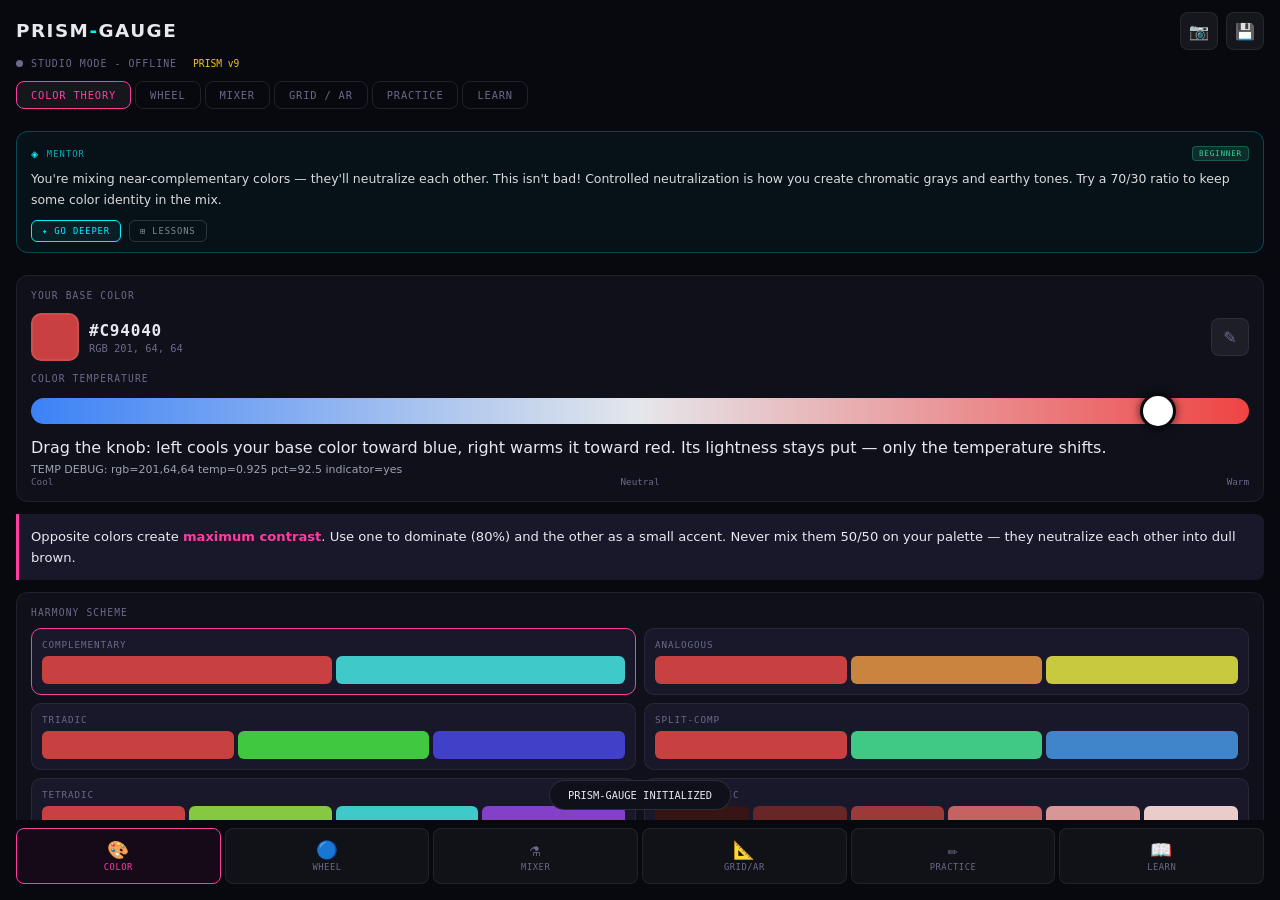
<file: index.html>
<!DOCTYPE html>
<html lang="en">
<head>
  <meta charset="UTF-8">
  <meta name="viewport" content="width=device-width, initial-scale=1.0, maximum-scale=1.0, user-scalable=no">
  <meta name="apple-mobile-web-app-capable" content="yes">
  <meta name="theme-color" content="#08080f">
  <title>PRISM-GAUGE - Artist Intelligence System</title>
  <link rel="manifest" href="manifest.webmanifest">
  <link rel="icon" type="image/png" href="icons/icon-192.png">
  <link rel="apple-touch-icon" href="icons/icon-192.png">
  <!-- No web fonts, no CDN: every font is a system font (see tokens.css),
       so the app looks the same offline as it does on Wi-Fi. A web-font
       link is exactly what broke offline use before. -->
  <!-- No three.js: it was loaded from a CDN but never used anywhere in the
       app, and a CDN script is exactly what would break offline use. -->
  <link rel="stylesheet" href="css/tokens.css">
  <link rel="stylesheet" href="css/layout.css">
  <link rel="stylesheet" href="css/components.css?v=tempvisible2">
  <link rel="stylesheet" href="css/practice.css">
  <link rel="stylesheet" href="css/learn.css">
  <link rel="stylesheet" href="css/palette.css">

<style>
.temp-bar {
  position: relative !important;
  /* Taller band + a knob that sticks out above and below it, so a finger
     can actually grab it on a phone or tablet. */
  height: 26px !important;
  border-radius: 999px !important;
  overflow: visible !important;
  background: linear-gradient(90deg, #3b82f6 0%, #e5e7eb 50%, #ef4444 100%) !important;
  margin: 14px 0 !important;
  width: 100% !important;
  touch-action: none !important;
  cursor: grab !important;
}
.temp-bar:active { cursor: grabbing !important; }

#temp-indicator {
  position: absolute !important;
  top: 50% !important;
  /* left is set by JavaScript — do NOT add left here */
  width: 36px !important;
  height: 36px !important;
  border-radius: 50% !important;
  background: white !important;
  border: 3px solid #08080f !important;
  box-shadow: 0 0 10px rgba(0, 0, 0, 0.7) !important;
  pointer-events: auto !important;
  touch-action: none !important;
  transform: translate(-50%, -50%) !important;
  transition: left 0.4s ease !important;
  z-index: 99 !important;
}
#temp-indicator.temp-dragging { transition: none !important; }

/* ── MENTOR CARD ──────────────────────────────────────── */
.mentor-card {
  background: rgba(0,242,255,0.04);
  border: 1px solid rgba(0,242,255,0.25);
  border-radius: 12px;
  padding: 14px 14px 10px;
  margin: 10px 0;
  position: relative;
  transition: border-color 0.3s ease, box-shadow 0.3s ease;
}
.mentor-card.mentor-pulse {
  animation: mentor-pulse-anim 0.6s ease-out;
}
@keyframes mentor-pulse-anim {
  0%   { border-color: rgba(0,242,255,0.9); box-shadow: 0 0 16px rgba(0,242,255,0.35); }
  100% { border-color: rgba(0,242,255,0.25); box-shadow: none; }
}

.mentor-header {
  display: flex;
  align-items: center;
  gap: 8px;
  margin-bottom: 8px;
}
.mentor-icon {
  font-size: 0.75rem;
  color: var(--cyan, #00f2ff);
  font-family: var(--font-mono, 'Space Mono', monospace);
  letter-spacing: 0.05em;
}
.mentor-label {
  font-family: var(--font-mono, 'Space Mono', monospace);
  font-size: 0.55rem;
  text-transform: uppercase;
  letter-spacing: 0.12em;
  color: var(--cyan, #00f2ff);
  opacity: 0.7;
  flex: 1;
}
.mentor-level-badge {
  font-family: var(--font-mono, 'Space Mono', monospace);
  font-size: 0.48rem;
  letter-spacing: 0.1em;
  padding: 2px 6px;
  border-radius: 4px;
  text-transform: uppercase;
}
.mentor-level-beginner {
  background: rgba(52,211,153,0.15);
  color: #34d399;
  border: 1px solid rgba(52,211,153,0.3);
}
.mentor-level-intermediate {
  background: rgba(251,191,36,0.15);
  color: #fbbf24;
  border: 1px solid rgba(251,191,36,0.3);
}
.mentor-level-advanced {
  background: rgba(239,68,68,0.15);
  color: #ef4444;
  border: 1px solid rgba(239,68,68,0.3);
}

#mentor-tip-text {
  font-family: var(--font-body, 'Outfit', sans-serif);
  font-size: 0.78rem;
  line-height: 1.65;
  color: rgba(255,255,255,0.85);
  margin-bottom: 10px;
}

.mentor-actions {
  display: flex;
  gap: 8px;
  align-items: center;
}

#mentor-deep-btn {
  font-family: var(--font-mono, 'Space Mono', monospace);
  font-size: 0.55rem;
  text-transform: uppercase;
  letter-spacing: 0.1em;
  color: var(--cyan, #00f2ff);
  border: 1px solid var(--cyan, #00f2ff);
  background: rgba(0,242,255,0.06);
  border-radius: 6px;
  padding: 5px 10px;
  cursor: pointer;
  transition: background 0.2s, opacity 0.2s;
  white-space: nowrap;
}
#mentor-deep-btn:hover:not(.mentor-deep-offline) {
  background: rgba(0,242,255,0.15);
}
#mentor-deep-btn.mentor-deep-offline {
  opacity: 0.35;
  cursor: default;
  border-color: rgba(156,163,175,0.4);
  color: rgba(156,163,175,0.6);
}

#mentor-lesson-btn {
  font-family: var(--font-mono, 'Space Mono', monospace);
  font-size: 0.55rem;
  text-transform: uppercase;
  letter-spacing: 0.1em;
  color: rgba(255,255,255,0.5);
  border: 1px solid rgba(255,255,255,0.15);
  background: transparent;
  border-radius: 6px;
  padding: 5px 10px;
  cursor: pointer;
  transition: background 0.2s, color 0.2s;
  white-space: nowrap;
}
#mentor-lesson-btn:hover {
  background: rgba(255,255,255,0.06);
  color: rgba(255,255,255,0.8);
}

/* ── DEEP DIVE RESULT ─────────────────────────────────── */
#mentor-deep-result {
  display: none;
  margin-top: 12px;
  padding-top: 12px;
  border-top: 1px solid rgba(0,242,255,0.15);
  font-family: var(--font-body, 'Outfit', sans-serif);
  font-size: 0.76rem;
  line-height: 1.7;
  color: rgba(255,255,255,0.78);
}
#mentor-deep-result p {
  margin: 0 0 10px;
}
#mentor-deep-result p:last-child {
  margin-bottom: 0;
}
.mentor-thinking {
  color: var(--cyan, #00f2ff);
  opacity: 0.6;
  font-family: var(--font-mono, 'Space Mono', monospace);
  font-size: 0.6rem;
  letter-spacing: 0.08em;
  animation: mentor-blink 1.2s ease-in-out infinite;
}
@keyframes mentor-blink {
  0%,100% { opacity: 0.6; }
  50%      { opacity: 0.2; }
}
.mentor-error {
  color: rgba(239,68,68,0.7);
  font-size: 0.7rem;
}

/* ── LESSON PICKER OVERLAY ────────────────────────────── */
#lesson-picker {
  position: fixed;
  inset: 0;
  z-index: 200;
  background: rgba(8,8,15,0.92);
  backdrop-filter: blur(12px);
  display: flex;
  flex-direction: column;
  padding: 24px 20px 32px;
  transform: translateY(100%);
  transition: transform 0.35s cubic-bezier(0.4,0,0.2,1);
  overflow-y: auto;
}
#lesson-picker.open {
  transform: translateY(0);
}

.lesson-picker-header {
  display: flex;
  align-items: center;
  justify-content: space-between;
  margin-bottom: 6px;
}
.lesson-picker-title {
  font-family: var(--font-display, 'Syne', sans-serif);
  font-size: 1.1rem;
  font-weight: 800;
  letter-spacing: 0.05em;
  color: #fff;
}
.lesson-picker-sub {
  font-family: var(--font-mono, 'Space Mono', monospace);
  font-size: 0.58rem;
  color: rgba(255,255,255,0.35);
  letter-spacing: 0.08em;
  text-transform: uppercase;
  margin-bottom: 22px;
}
#lesson-picker-close {
  background: none;
  border: none;
  color: rgba(255,255,255,0.4);
  font-size: 1.2rem;
  cursor: pointer;
  padding: 4px 8px;
  line-height: 1;
}

.lesson-card {
  background: rgba(255,255,255,0.03);
  border: 1px solid rgba(255,255,255,0.1);
  border-radius: 12px;
  padding: 16px;
  margin-bottom: 12px;
  cursor: pointer;
  transition: border-color 0.2s, background 0.2s, transform 0.15s;
  display: flex;
  gap: 14px;
  align-items: flex-start;
}
.lesson-card:hover, .lesson-card:active {
  border-color: rgba(0,242,255,0.4);
  background: rgba(0,242,255,0.04);
  transform: translateY(-1px);
}
.lesson-card-icon {
  font-size: 1.4rem;
  flex-shrink: 0;
  margin-top: 2px;
  opacity: 0.85;
}
.lesson-card-body {}
.lesson-card-title {
  font-family: var(--font-display, 'Syne', sans-serif);
  font-size: 0.88rem;
  font-weight: 700;
  color: #fff;
  margin-bottom: 4px;
}
.lesson-card-desc {
  font-family: var(--font-body, 'Outfit', sans-serif);
  font-size: 0.72rem;
  line-height: 1.5;
  color: rgba(255,255,255,0.45);
}
.lesson-card-steps {
  font-family: var(--font-mono, 'Space Mono', monospace);
  font-size: 0.5rem;
  color: var(--cyan, #00f2ff);
  opacity: 0.6;
  text-transform: uppercase;
  letter-spacing: 0.1em;
  margin-top: 6px;
}

/* ── LESSON STEP OVERLAY ──────────────────────────────── */
#lesson-overlay {
  position: fixed;
  bottom: 0;
  left: 0;
  right: 0;
  z-index: 210;
  background: rgba(8,8,15,0.97);
  border-top: 1px solid rgba(0,242,255,0.2);
  padding: 20px 20px 28px;
  transform: translateY(100%);
  transition: transform 0.35s cubic-bezier(0.4,0,0.2,1);
  max-height: 68vh;
  overflow-y: auto;
}
#lesson-overlay.open {
  transform: translateY(0);
}

.lesson-overlay-header {
  display: flex;
  align-items: center;
  justify-content: space-between;
  margin-bottom: 14px;
}
#lesson-title {
  font-family: var(--font-mono, 'Space Mono', monospace);
  font-size: 0.58rem;
  text-transform: uppercase;
  letter-spacing: 0.12em;
  color: var(--cyan, #00f2ff);
  opacity: 0.7;
}
#lesson-close-btn {
  background: none;
  border: none;
  color: rgba(255,255,255,0.35);
  font-size: 1rem;
  cursor: pointer;
  padding: 2px 6px;
}

.lesson-progress {
  display: flex;
  gap: 5px;
  margin-bottom: 16px;
  align-items: center;
}
.lesson-dot {
  width: 20px;
  height: 3px;
  border-radius: 2px;
  background: rgba(255,255,255,0.15);
  transition: background 0.3s, width 0.3s;
}
.lesson-dot.done {
  background: rgba(0,242,255,0.35);
}
.lesson-dot.active {
  background: var(--cyan, #00f2ff);
  width: 32px;
}

#lesson-step-title {
  font-family: var(--font-display, 'Syne', sans-serif);
  font-size: 1rem;
  font-weight: 700;
  color: #fff;
  margin-bottom: 10px;
  line-height: 1.3;
}
#lesson-step-content {
  font-family: var(--font-body, 'Outfit', sans-serif);
  font-size: 0.8rem;
  line-height: 1.7;
  color: rgba(255,255,255,0.78);
  margin-bottom: 14px;
}
#lesson-step-action {
  background: rgba(0,242,255,0.05);
  border: 1px solid rgba(0,242,255,0.15);
  border-left: 3px solid var(--cyan, #00f2ff);
  border-radius: 8px;
  padding: 10px 12px;
  font-family: var(--font-body, 'Outfit', sans-serif);
  font-size: 0.73rem;
  line-height: 1.55;
  color: rgba(255,255,255,0.65);
  margin-bottom: 18px;
}
.lesson-action-icon {
  color: var(--cyan, #00f2ff);
  margin-right: 4px;
}

.lesson-nav {
  display: flex;
  gap: 10px;
  align-items: center;
}
#lesson-prev-btn {
  font-family: var(--font-mono, 'Space Mono', monospace);
  font-size: 0.58rem;
  text-transform: uppercase;
  letter-spacing: 0.08em;
  color: rgba(255,255,255,0.4);
  border: 1px solid rgba(255,255,255,0.12);
  background: transparent;
  border-radius: 8px;
  padding: 8px 14px;
  cursor: pointer;
  transition: background 0.2s;
}
#lesson-prev-btn:hover {
  background: rgba(255,255,255,0.05);
  color: rgba(255,255,255,0.7);
}
#lesson-next-btn {
  flex: 1;
  font-family: var(--font-mono, 'Space Mono', monospace);
  font-size: 0.6rem;
  text-transform: uppercase;
  letter-spacing: 0.1em;
  color: #08080f;
  background: var(--cyan, #00f2ff);
  border: none;
  border-radius: 8px;
  padding: 10px 18px;
  cursor: pointer;
  font-weight: 700;
  transition: opacity 0.2s, transform 0.15s;
}
#lesson-next-btn:hover {
  opacity: 0.88;
  transform: translateY(-1px);
}
#lesson-next-btn:active {
  transform: translateY(0);
}
</style>
</head>
<body>
<div id="app">
  <video id="video-bg" autoplay muted playsinline></video>
  <div id="canvas-container"></div>
  <div id="horizon-line"></div>
  <div id="hud">
    <div>
      <div class="top-bar">
        <div class="wordmark">PRISM<span>-</span>GAUGE</div>
        <div class="top-actions">
          <button class="icon-btn" id="ar-btn" title="AR Lens">📷</button>
          <button class="icon-btn" id="save-btn" title="Save Palette">💾</button>
        </div>
      </div>
      <div class="status-strip">
        <div class="status-dot" id="status-dot"></div>
        <div id="mode-indicator">STUDIO MODE - OFFLINE</div>
        <div id="app-version" style="font-family:var(--font-mono);font-size:0.6rem;color:#f5c518;margin-left:8px">PRISM v9</div>
      </div>
      <div class="tab-nav">
        <button class="tab-btn active" data-tab="color">Color Theory</button>
        <button class="tab-btn" data-tab="wheel">Wheel</button>
        <button class="tab-btn" data-tab="mixer">Mixer</button>
        <button class="tab-btn" data-tab="grid">Grid / AR</button>
        <button class="tab-btn" data-tab="practice">Practice</button>
        <button class="tab-btn" data-tab="learn">Learn</button>
      </div>
    </div>

    <div id="main-panel">

      <!-- ── COLOR TAB ─────────────────────────────────────── -->
      <div class="tab-panel active" id="tab-color">

        <!-- Mentor Card -->
        <div class="mentor-card" id="mentor-tip-card">
          <div class="mentor-header">
            <span class="mentor-icon">◈</span>
            <span class="mentor-label">Mentor</span>
            <span class="mentor-level-badge mentor-level-beginner" id="mentor-level-badge">Beginner</span>
          </div>
          <div id="mentor-tip-text">Tap a color or harmony scheme to get real-time painting guidance.</div>
          <div id="mentor-deep-result"></div>
          <div class="mentor-actions">
            <button id="mentor-deep-btn" class="mentor-deep-offline">✦ Go Deeper</button>
            <button id="mentor-lesson-btn">⊞ Lessons</button>
          </div>
        </div>

        <div class="card">
          <div class="card-title">Your Base Color</div>
          <div class="color-info-row">
            <div class="color-swatch-big" id="base-swatch"></div>
            <div class="color-values">
              <div class="color-hex" id="base-hex">#C94040</div>
              <div class="color-rgb" id="base-rgb">RGB 201, 64, 64</div>
            </div>
            <button class="icon-btn" id="edit-base-btn">✎</button>
          </div>
          <div class="temp-bar-wrap">
            <div class="card-title" style="margin-top:12px;margin-bottom:4px">Color Temperature</div>
            <div class="temp-bar" id="temp-bar" role="slider" aria-label="Color temperature: drag to warm or cool the base color" aria-valuemin="0" aria-valuemax="100"><div id="temp-indicator"></div></div>
            <p class="prac-note" style="margin-top:2px">Drag the knob: left cools your base color toward blue, right warms it toward red. Its lightness stays put — only the temperature shifts.</p>
            <div id="temp-debug" style="font-size:11px;color:#9ca3af;margin-top:6px;">TEMP DEBUG: waiting</div>
            <div class="temp-labels"><span>Cool</span><span>Neutral</span><span>Warm</span></div>
          </div>
        </div>

        <div class="theory-card" id="theory-box">
          <p id="theory-text">Tap a harmony scheme below to learn how colors interact in painting.</p>
        </div>

        <div class="card">
          <div class="card-title">Harmony Scheme</div>
          <div class="scheme-grid" id="scheme-grid"></div>
        </div>

        <div class="card">
          <div class="card-title">Active Palette - tap to copy</div>
          <div class="palette-strip" id="palette-strip"></div>
        </div>

        <div class="card" id="saved-palettes-card" style="display:none">
          <div class="card-title">Saved Palettes</div>
          <div id="saved-list"></div>
        </div>

        <!-- ── PALETTE STUDIO (F2) ─────────────────────────── -->
        <div class="card" id="palette-studio-card">
          <div class="card-title">Palette Studio — up to six colors</div>
          <p class="prac-note">Tap a color to see its codes. Change one with the picker. Lock the ones you want to keep, then pick a wheel rule to rebuild the rest from the first color.</p>
          <div class="pg-studio-slots" id="pg-studio-slots"></div>
          <div class="prac-row" style="margin-top:10px">
            <label class="prac-note" style="display:flex;align-items:center;gap:8px">Colors
              <select class="prac-select" id="pg-studio-count" aria-label="Number of colors">
                <option value="2">2</option>
                <option value="3">3</option>
                <option value="4">4</option>
                <option value="5" selected>5</option>
                <option value="6">6</option>
              </select>
            </label>
          </div>
          <div class="prac-row" style="margin-top:8px" id="pg-harmony-btns">
            <button class="prac-btn pg-harmony-btn" data-scheme="complementary" type="button">Complementary</button>
            <button class="prac-btn pg-harmony-btn" data-scheme="analogous" type="button">Analogous</button>
            <button class="prac-btn pg-harmony-btn" data-scheme="triadic" type="button">Triadic</button>
            <button class="prac-btn pg-harmony-btn" data-scheme="splitComp" type="button">Split-Comp</button>
            <button class="prac-btn pg-harmony-btn" data-scheme="tetradic" type="button">Tetradic</button>
            <button class="prac-btn pg-harmony-btn" data-scheme="monochromatic" type="button">Mono</button>
          </div>
          <div class="prac-row" style="margin-top:10px">
            <button class="prac-btn" id="pg-studio-apply" type="button">Use as active palette</button>
            <button class="prac-btn" id="pg-studio-save" type="button">Save to gallery</button>
          </div>
        </div>

        <!-- ── FROM A PHOTO (F1) ───────────────────────────── -->
        <div class="card" id="pg-extract-card">
          <div class="card-title">Pull a palette from a photo</div>
          <p class="prac-note">Pick a photo from your phone. The colors come out of it right here on your device — nothing is uploaded anywhere.</p>
          <div class="prac-row">
            <button class="prac-btn" id="pg-photo-btn" type="button">📷 Choose a photo</button>
            <input type="file" id="pg-photo-input" class="prac-file" accept="image/*" style="position:absolute;width:1px;height:1px;opacity:0;overflow:hidden">
            <label class="prac-note" style="display:flex;align-items:center;gap:8px">Colors
              <select class="prac-select" id="pg-extract-count" aria-label="Number of colors to pull">
                <option value="4">4</option>
                <option value="5">5</option>
                <option value="6" selected>6</option>
              </select>
            </label>
          </div>
          <div class="pg-extract-preview" id="pg-extract-preview" style="display:none">
            <img id="pg-extract-img" alt="Your photo">
            <div class="pg-extract-swatches" id="pg-extract-swatches"></div>
            <p class="prac-note">Tap a color to make it your base color. Or load the whole set into the Palette Studio.</p>
            <div class="prac-row"><button class="prac-btn" id="pg-extract-use" type="button">Use these in the Studio</button></div>
          </div>
        </div>

        <!-- ── COLOR CODES (F3) ────────────────────────────── -->
        <div class="card" id="pg-codes-card">
          <div class="card-title">Color codes — tap a value to copy</div>
          <div class="pg-codes-row">
            <div class="pg-codes-swatch" id="pg-codes-swatch"></div>
            <div class="pg-codes-name" id="pg-codes-name">Base color</div>
          </div>
          <button class="pg-code-line" id="pg-code-hex" type="button"><span>HEX</span><span id="pg-code-hex-val">#C94040</span></button>
          <button class="pg-code-line" id="pg-code-rgb" type="button"><span>RGB</span><span id="pg-code-rgb-val">201, 64, 64</span></button>
          <button class="pg-code-line" id="pg-code-lab" type="button"><span>LAB</span><span id="pg-code-lab-val">L 42.1, a 52.3, b 31.8</span></button>
          <p class="prac-note">Tap any color in the app — a palette chip, a photo color, a studio slot — and its codes show up here.</p>
        </div>

      </div>

      <!-- ── WHEEL TAB ─────────────────────────────────────── -->
      <div class="tab-panel" id="tab-wheel">

        <!-- Mentor Card (shared instance moves here via JS) -->
        <div class="card" style="align-items:center">
          <div class="card-title">Interactive Color Wheel - drag to pick</div>
          <canvas id="color-wheel-canvas" width="260" height="260"></canvas>
          <p class="prac-note" style="margin-top:10px">Drag anywhere to pick your base color. The <strong>A</strong> and <strong>B</strong> markers are your two mix colors — put a finger on one and drag it anywhere on the wheel, it stays where you leave it.</p>
          <div class="color-info-row" style="margin-top:14px;width:100%">
            <div class="color-swatch-big" id="wheel-swatch"></div>
            <div class="color-values">
              <div class="color-hex" id="wheel-hex">-</div>
              <div class="color-rgb" id="wheel-rgb">Drag the wheel</div>
            </div>
            <button class="icon-btn" id="set-base-wheel-btn" style="width:auto;padding:0 10px;font-size:0.55rem;font-family:var(--font-mono)">SET BASE</button>
            <button class="icon-btn" id="wheel-harmony-toggle" style="width:auto;padding:0 10px;font-size:0.55rem;font-family:var(--font-mono)">Hide harmony</button>
          </div>
        </div>

        <div class="card" style="width:100%">
          <div class="card-title">Scheme — dots move in tandem</div>
          <p class="prac-note">Pick a system, then drag the wheel: every dot rotates with your color, keeping its spacing. The spread slider moves them all in or out together.</p>
          <div class="prac-row" style="margin-top:8px">
            <button class="prac-btn wheel-scheme-btn" data-scheme="complementary" type="button">Complementary</button>
            <button class="prac-btn wheel-scheme-btn" data-scheme="analogous" type="button">Analogous</button>
            <button class="prac-btn wheel-scheme-btn" data-scheme="triadic" type="button">Triadic</button>
            <button class="prac-btn wheel-scheme-btn" data-scheme="splitComp" type="button">Split-Comp</button>
            <button class="prac-btn wheel-scheme-btn" data-scheme="tetradic" type="button">Tetradic</button>
            <button class="prac-btn wheel-scheme-btn" data-scheme="monochromatic" type="button">Mono</button>
          </div>
          <div class="slider-item" style="margin-top:10px">
            <label><span>Spread — dots in / out (saturation)</span></label>
            <input type="range" class="prac-slider" id="wheel-spread" min="0" max="100" value="100">
          </div>
        </div>

        <div class="theory-card" style="border-color:var(--cyan,#00f2ff)">
          <p>The wheel shows <strong>Hue</strong> around the edge, <strong>Saturation</strong> toward center, and <strong>Brightness</strong> radiating outward. Artists who understand the wheel stop guessing — they <em>navigate</em>.</p>
        </div>

        <!-- Wheel Mentor Tip -->
        <div class="mentor-card" id="mentor-tip-card-wheel">
          <div class="mentor-header">
            <span class="mentor-icon">◈</span>
            <span class="mentor-label">Mentor</span>
            <span class="mentor-level-badge mentor-level-beginner" id="mentor-level-badge-wheel">Beginner</span>
          </div>
          <div id="mentor-tip-text-wheel">Tap the wheel to pick a color. Your mentor will respond to what you choose.</div>
          <div id="mentor-deep-result-wheel"></div>
          <div class="mentor-actions">
            <button id="mentor-deep-btn-wheel" class="mentor-deep-offline" onclick="MENTOR.goDeeper('wheel')">✦ Go Deeper</button>
          </div>
        </div>

      </div>

      <!-- ── MIXER TAB ─────────────────────────────────────── -->
      <div class="tab-panel" id="tab-mixer">

        <div class="card">
          <div class="card-title">Mix Two Colors - like real paint</div>
          <details class="prac-help" open>
            <summary>How to use this — tap to hide</summary>
            <ol style="margin:6px 0 0 18px;font-size:0.85rem;line-height:1.5">
              <li><strong>Tap Pick A</strong>, choose your first color, then <strong>Pick B</strong> for the second.</li>
              <li><strong>Slide the bar</strong>: left = more of A, right = more of B. The bar itself shades from A to B so you can see the direction.</li>
              <li>The big swatch below is your mixed paint. <strong>Set as Base</strong> makes it your working color everywhere else in the app.</li>
            </ol>
          </details>
          <div class="mixer-targets">
            <div class="mix-input" id="mix-a-swatch"><label>COLOR A</label></div>
            <div class="mix-plus">+</div>
            <div class="mix-input" id="mix-b-swatch"><label>COLOR B</label></div>
          </div>
          <div class="prac-row" style="margin-top:8px">
            <button class="prac-btn" id="mix-pick-a-btn" type="button">Pick A</button>
            <button class="prac-btn" id="mix-pick-b-btn" type="button">Pick B</button>
          </div>
          <div class="ratio-slider-wrap">
            <div class="ratio-label">
              <span>◀ More A</span>
              <span id="ratio-a-label">A 50%</span>
              <span id="ratio-b-label">B 50%</span>
              <span>More B ▶</span>
            </div>
            <input type="range" id="mix-ratio" min="0" max="100" value="50">
            <p class="prac-note" id="mix-plain-line" style="margin-top:6px">Half A, half B.</p>
          </div>
          <div class="mix-result">
            <div class="mix-result-swatch" id="mix-result-swatch"></div>
            <div class="mix-result-info">
              <div class="color-hex" id="mix-result-hex" style="font-size:0.9rem">-</div>
              <div class="color-rgb" id="mix-result-rgb">RGB -</div>
              <button id="set-base-mix-btn" style="margin-top:6px;font-family:var(--font-mono);font-size:0.58rem;text-transform:uppercase;letter-spacing:0.08em;color:var(--cyan);border:1px solid var(--cyan);border-radius:6px;padding:4px 8px;background:none;cursor:pointer">Set as Base</button>
            </div>
          </div>
        </div>

        <!-- Mixer Mentor Tip -->
        <div class="mentor-card" id="mentor-tip-card-mixer">
          <div class="mentor-header">
            <span class="mentor-icon">◈</span>
            <span class="mentor-label">Mentor</span>
            <span class="mentor-level-badge mentor-level-beginner" id="mentor-level-badge-mixer">Beginner</span>
          </div>
          <div id="mentor-tip-text-mixer">Adjust the ratio or pick new colors — your mentor reads the mix and responds.</div>
          <div id="mentor-deep-result-mixer"></div>
          <div class="mentor-actions">
            <button id="mentor-deep-btn-mixer" class="mentor-deep-offline" onclick="MENTOR.goDeeper('mixer')">✦ Go Deeper</button>
          </div>
        </div>

        <div class="theory-card" style="border-color:var(--green,#4ade80)">
          <p>This simulates <strong>subtractive color mixing</strong> using the Kubelka-Munk model — how pigments actually blend. Use this to predict what happens <em>on your palette</em>, not your screen.</p>
        </div>

        <div class="card">
          <div class="card-title">Value Scale - Tints and Shades</div>
          <div id="value-scale" style="display:flex;gap:4px;height:36px;border-radius:8px;overflow:hidden"></div>
          <p class="learn-why-note">Why it changes: adding white bounces more light back, so a tint reads lighter and softer. Adding black soaks light up, so a shade reads darker and heavier. Full lesson: Learn → Lesson 1, Tint vs Shade.</p>
        </div>

      </div>

      <!-- ── GRID TAB ───────────────────────────────────────── -->
      <div class="tab-panel" id="tab-grid">

        <div class="card">
          <div class="card-title">Perspective Grid Mode</div>
          <div class="grid-tools-row">
            <button class="grid-tool-btn active" data-grid="perspective"><span class="icon">⊞</span>Perspective</button>
            <button class="grid-tool-btn" data-grid="organic"><span class="icon">◎</span>Organic</button>
            <button class="grid-tool-btn" data-grid="isometric"><span class="icon">⬡</span>Isometric</button>
            <button class="grid-tool-btn" data-grid="golden"><span class="icon">φ</span>Golden</button>
          </div>
        </div>

        <!-- Grid Mentor Tip -->
        <div class="mentor-card" id="mentor-tip-card-grid">
          <div class="mentor-header">
            <span class="mentor-icon">◈</span>
            <span class="mentor-label">Mentor</span>
            <span class="mentor-level-badge mentor-level-beginner" id="mentor-level-badge-grid">Beginner</span>
          </div>
          <div id="mentor-tip-text-grid">Select a grid type and your mentor will explain how to use it in your painting.</div>
          <div id="mentor-deep-result-grid"></div>
          <div class="mentor-actions">
            <button id="mentor-deep-btn-grid" class="mentor-deep-offline" onclick="MENTOR.goDeeper('grid')">✦ Go Deeper</button>
          </div>
        </div>

        <div class="card">
          <div class="card-title">Grid Controls</div>
          <div class="slider-row">
            <div class="slider-item">
              <label><span>Opacity</span><span id="opac-val">70%</span></label>
              <input type="range" id="grid-opacity" min="0" max="100" value="70">
            </div>
            <div class="slider-item">
              <label><span>Scale</span><span id="scale-val">1.0x</span></label>
              <input type="range" id="grid-scale" min="5" max="30" value="10">
            </div>
          </div>
        </div>

        <button class="freeze-btn" id="freeze-btn">⬡ FREEZE FRAME</button>

        <div class="card">
          <div class="card-title">AR Lens</div>
          <button id="ar-toggle-btn" style="width:100%;padding:12px;background:rgba(0,242,255,0.06);border:1px solid var(--cyan);border-radius:var(--radius-sm);font-family:var(--font-mono);font-size:0.7rem;text-transform:uppercase;letter-spacing:0.1em;color:var(--cyan);cursor:pointer">Toggle AR Lens</button>
          <p style="margin-top:8px;font-family:var(--font-mono);font-size:0.6rem;color:var(--muted);line-height:1.6">Point camera at your drawing surface. Grid locks to your room perspective. Hit FREEZE to lock position and sketch.</p>
        </div>

      </div>

      <div class="tab-panel" id="tab-practice">
        <div class="prac-escape">
          <span class="prac-escape-label">Always here — even when the photo fills the screen</span>
          <button class="prac-btn" id="prac-reset-view" type="button">⤺ Reset view</button>
          <label class="prac-note" style="display:flex;align-items:center;gap:8px">Frame size <span id="prac-frame-size-val">65%</span>
            <input type="range" class="prac-slider" id="prac-frame-size" min="40" max="100" value="65" style="width:120px">
          </label>
          <button class="prac-btn" id="prac-zen-exit2" type="button">Exit Zen</button>
        </div>
        <div class="card prac-controls" id="prac-controls">
          <div class="card-title">Practice — Photo, Grid &amp; Perspective</div>
          <details class="prac-help" open>
            <summary>How to use this — tap to hide or show</summary>
            <ol>
              <li><b>Start with a photo:</b> tap Import photo to pick one, or Take photo to shoot one. It fits inside the frame without stretching.</li>
              <li><b>Set the frame shape:</b> pick Portrait or Landscape, then a paper size (9:16, 4:5, 1:1, 4:3, 16:9, A4). This only changes the frame shape.</li>
              <li><b>Use the grid to see proportions:</b> Divisions sets how many boxes across, Labels turns the A, B, C / 1, 2, 3 letters on or off, and color + opacity make the grid easier to see over your photo.</li>
              <li><b>Find the perspective:</b> pick 1-point, 2-point, or 3-point. Drag the green Horizon handle up or down — that line is your eye level. Drag the blue VP handles to where the parallel lines in your photo would meet. A VP can go off the edge of the photo on purpose; that is how real vanishing points work.</li>
              <li><b>Draw, then finish:</b> sketch over the photo with the pencil, tap Lock when you are happy so nothing moves by accident, Zen mode hides everything but the picture, and Export PNG saves photo + grid + guides + sketch as one picture.</li>
            </ol>
            <p class="prac-note">Quick rule from your lessons: the horizon line is eye level, farther things get smaller and closer to the horizon, and every vanishing point for a level scene sits on the horizon.</p>
          </details>
          <div class="prac-row">
            <button class="prac-btn" id="prac-photo-btn" type="button">📷 Import photo</button>
            <button class="prac-btn" id="prac-camera-btn" type="button">📸 Take photo</button>
            <input type="file" id="prac-photo-input" class="prac-file" accept="image/*" style="position:absolute;width:1px;height:1px;opacity:0;overflow:hidden">
            <input type="file" id="prac-camera-input" class="prac-file" accept="image/*" capture="environment" style="position:absolute;width:1px;height:1px;opacity:0;overflow:hidden">
          </div>
          <div>
            <div class="card-title">Paper / frame</div>
            <div class="prac-row">
              <button class="prac-orient-btn active" id="prac-orient-portrait" type="button">Portrait</button>
              <button class="prac-orient-btn" id="prac-orient-landscape" type="button">Landscape</button>
            </div>
            <div class="prac-row" style="margin-top:8px">
              <button class="prac-size-btn active" type="button" data-prac-aspect="0.5625">9:16</button>
              <button class="prac-size-btn" type="button" data-prac-aspect="0.8">4:5</button>
              <button class="prac-size-btn" type="button" data-prac-aspect="1">1:1</button>
              <button class="prac-size-btn" type="button" data-prac-aspect="1.3333">4:3</button>
              <button class="prac-size-btn" type="button" data-prac-aspect="1.7778">16:9</button>
              <button class="prac-size-btn" type="button" data-prac-aspect="0.7071">A4</button>
            </div>
            <p class="prac-note">Paper sizes set the frame shape only (aspect ratio). Your photo is fitted inside without stretching.</p>
          </div>
          <div>
            <div class="card-title">Grid overlay</div>
            <div class="slider-item">
              <label><span>Divisions across</span><span id="prac-divisions-val">6</span></label>
              <input type="range" class="prac-slider" id="prac-divisions" min="2" max="20" value="6">
            </div>
            <div class="prac-row">
              <label class="prac-btn"><input type="checkbox" id="prac-labels-toggle" checked> Labels (A, B, C / 1, 2, 3)</label>
              <select class="prac-select" id="prac-grid-color" aria-label="Grid color">
                <option value="#ffffff" selected>Grid: White</option>
                <option value="#000000">Grid: Black</option>
                <option value="#ff3c3c">Grid: Red</option>
                <option value="#00f2ff">Grid: Cyan</option>
                <option value="#f5c842">Grid: Gold</option>
              </select>
            </div>
            <div class="slider-item">
              <label><span>Grid opacity</span><span id="prac-grid-opacity-val">70%</span></label>
              <input type="range" class="prac-slider" id="prac-grid-opacity" min="10" max="100" value="70">
            </div>
          </div>
          <div>
            <div class="card-title">Perspective guides</div>
            <div class="prac-row">
              <select class="prac-select" id="prac-guide-mode" aria-label="Perspective mode">
                <option value="1" selected>1-point</option>
                <option value="2">2-point</option>
                <option value="3">3-point</option>
              </select>
              <select class="prac-select" id="prac-guide-color" aria-label="Guide color">
                <option value="#00f2ff" selected>Guides: Cyan</option>
                <option value="#ff3ca0">Guides: Magenta</option>
                <option value="#f5c842">Guides: Gold</option>
                <option value="#39ff85">Guides: Green</option>
                <option value="#ffffff">Guides: White</option>
              </select>
              <label class="prac-btn"><input type="checkbox" id="prac-guides-toggle" checked> Show guides</label>
            </div>
            <div class="slider-item">
              <label><span>Horizon line (height)</span><span id="prac-horizon-val">50%</span></label>
              <input type="range" class="prac-slider" id="prac-horizon-slider" min="0" max="100" value="50">
            </div>
            <p class="prac-note">Drag the green horizon handle, or a blue vanishing-point handle. Vanishing points can be dragged off the photo — they live in an extended space around the frame, not clamped to it.</p>
          </div>
          <div>
            <div class="card-title">Draw over &amp; finish</div>
            <div class="prac-row">
              <button class="prac-btn active" data-prac-tool="move" type="button">✋ Move (drag points)</button>
              <button class="prac-btn" data-prac-tool="sketch" type="button">✏️ Sketch (draw)</button>
            </div>
            <p class="prac-note">Move mode is the default: drag the horizon and vanishing points, and a finger on the photo scrolls the page. Switch to Sketch only when you want to draw — sketching cannot trap the page then.</p>
            <div class="prac-row">
              <select class="prac-select" id="prac-sketch-color" aria-label="Pencil color">
                <option value="#ff3ca0" selected>Pencil: Magenta</option>
                <option value="#ffffff">Pencil: White</option>
                <option value="#000000">Pencil: Black</option>
                <option value="#00f2ff">Pencil: Cyan</option>
                <option value="#f5c842">Pencil: Gold</option>
                <option value="#39ff85">Pencil: Green</option>
              </select>
              <button class="prac-btn" id="prac-sketch-clear" type="button">Clear sketch</button>
            </div>
            <div class="prac-row" style="margin-top:8px">
              <button class="prac-btn" id="prac-lock-btn" type="button">🔓 Unlock</button>
              <button class="prac-btn" id="prac-zen-btn" type="button">Zen mode</button>
              <button class="prac-btn" id="prac-export-btn" type="button">⬇ Export PNG</button>
            </div>
            <div class="prac-status" id="prac-status">Import a photo to begin.</div>
          </div>
        </div>
        <button class="prac-zen-exit" id="prac-zen-exit" type="button">Tap to exit Zen mode</button>
        <div class="card" style="padding:0">
          <div class="prac-frame" id="prac-frame" style="aspect-ratio: 9 / 16">
            <canvas id="prac-photo-canvas"></canvas>
            <canvas id="prac-overlay-canvas"></canvas>
            <canvas id="prac-sketch-canvas"></canvas>
            <div id="prac-vp-layer" style="position:absolute;inset:0;overflow:visible;pointer-events:none"></div>
          </div>
        </div>
        <div class="prac-quickbar">
          <button class="prac-btn active" data-prac-tool="move" type="button">✋ Move</button>
          <button class="prac-btn" data-prac-tool="sketch" type="button">✏️ Sketch</button>
          <button class="prac-btn" id="prac-lock-btn2" type="button">🔓 Unlock</button>
          <button class="prac-btn" id="prac-zen-btn2" type="button">Zen mode</button>
          <button class="prac-btn" id="prac-export-btn2" type="button">⬇ Export PNG</button>
        </div>
        <p class="prac-note">Want the why behind this? Open the Learn tab — Lesson 4 walks through horizon and vanishing points. All work stays on this device; nothing is uploaded.</p>
      </div>

      <!-- ── LEARN TAB ───────────────────────────────────────── -->
      <div class="tab-panel" id="tab-learn">
        <div class="card">
          <div class="card-title">Learn — taught by using it</div>
          <p class="learn-why-note" style="margin-top:0">Short lessons you do, not just read. Try each one with the real tools, then mark it tried. Your progress stays on this device only.</p>
          <div class="learn-progress" id="learn-progress">0 of 6 tried</div>
        </div>

        <div class="card learn-card" id="learn-card-tint">
          <h3>Lesson 1 — Tint vs Shade</h3>
          <p>A tint is your colour plus white. A shade is your colour plus black. They are not the same kind of change, and that is why they look different.</p>
          <label class="learn-why-note" for="learn-tint-base">Pick a base colour, then drag:</label>
          <input type="color" class="learn-color" id="learn-tint-base" value="#c94040">
          <input type="range" class="learn-slider" id="learn-tint-slider" min="-100" max="100" value="0">
          <div class="learn-swatch-row"><div class="learn-swatch" id="learn-tint-result"></div></div>
          <p id="learn-tint-explain">This is your base colour, untouched. Drag either way to see the why.</p>
          <p><b>Why it changes:</b> white bounces more light back, so a tint reads lighter and softer. Black soaks light up, so a shade reads darker and heavier. That is the whole trick — you are changing how much light comes back to the eye.</p>
          <button class="learn-btn" id="learn-done-tint" type="button">Mark as tried</button>
        </div>

        <div class="card learn-card" id="learn-card-acrylic">
          <h3>Lesson 2 — The acrylic truth, and its cousins</h3>
          <p><b>Acrylic dries darker.</b> So mix a touch lighter than the colour you actually want, on purpose. If you match it wet, it will land darker than you planned once it dries. This is the one that trips up almost everybody at first.</p>
          <p><b>Watercolour goes the other way:</b> it dries lighter, because the water leaves and the pigment sits thinner on the paper. Paint it a touch darker than your target.</p>
          <p><b>Gouache dries matte and flatter:</b> it loses some of its wet shine and can read a little lighter and duller dry. Judge a gouache colour once it is dry, not while it is still wet on the palette.</p>
          <button class="learn-btn" id="learn-done-acrylic" type="button">Mark as tried</button>
        </div>

        <div class="card learn-card" id="learn-card-depth">
          <h3>Lesson 3 — Warm advances, cool recedes</h3>
          <p>Pick a colour and watch what distance does to it. Near things show the colour at full strength, warm and saturated. Far things sit behind air, so they come back lighter, cooler, and duller. That is not a style choice — it is how eyes read depth.</p>
          <label class="learn-why-note" for="learn-depth-base">Pick a base colour:</label>
          <input type="color" class="learn-color" id="learn-depth-base" value="#c94040">
          <div class="learn-swatch-row">
            <div class="learn-swatch" id="learn-depth-near"></div>
            <div class="learn-swatch" id="learn-depth-mid"></div>
            <div class="learn-swatch" id="learn-depth-far"></div>
          </div>
          <p><b>The rule, plain:</b> the farther it is, the lighter, cooler, and duller it gets. Use that when you choose a palette for a scene with depth — do not paint the far hills the same colour as the near tree.</p>
          <button class="learn-btn" id="learn-done-depth" type="button">Mark as tried</button>
        </div>

        <div class="card learn-card" id="learn-card-horizon">
          <h3>Lesson 4 — Horizon = eye level</h3>
          <p>The horizon line is not where the sky meets the earth. It is your eye level. Stand up and it rises; crouch down and it drops. Everything in a level scene points at it.</p>
          <ul>
            <li>Every vanishing point for a level scene sits <b>on</b> the horizon. A point floating off it means the drawing mixed two viewpoints.</li>
            <li>Farther things get <b>smaller</b> and <b>closer to the horizon line</b>.</li>
            <li>Where the horizon cuts a person tells you where the viewer stood — waist height means standing, knee height means low down.</li>
          </ul>
          <button class="learn-btn" id="learn-try-practice" type="button">Try it in Practice →</button>
          <button class="learn-btn" id="learn-done-horizon" type="button">Mark as tried</button>
        </div>

        <div class="card learn-card" id="learn-card-where">
          <h3>Lesson 5 — When and where a colour belongs</h3>
          <p>Choosing a colour is really choosing a job for it. Ask where it sits, what light it is in, and what feeling it has to carry — then modify it for that job.</p>
          <ul>
            <li><b>Foreground</b> needs warmth, saturation, and contrast. That is what pulls the eye forward.</li>
            <li><b>Background</b> needs cool, light, and dull. That is what lets it fall back.</li>
            <li><b>Light</b> warms a colour; <b>shadow</b> cools it and dulls it. Do not just add black for a shadow — shift it cooler too.</li>
          </ul>
          <div class="learn-example">
            <b>Example 1 — a landscape:</b> near tree, deep warm green with strong darks; far hills, pale blue-green, almost grey. Same family, different jobs.
            <div class="learn-swatch-row">
              <div class="learn-swatch" style="background:#2e5d23"><span>Near tree</span><span>#2E5D23</span></div>
              <div class="learn-swatch" style="background:#9db8ad"><span>Far hills</span><span>#9DB8AD</span></div>
            </div>
          </div>
          <div class="learn-example">
            <b>Example 2 — skin in light and shadow:</b> lit skin, warm peach; shadowed skin, cooler and duller — not just the same colour darkened.
            <div class="learn-swatch-row">
              <div class="learn-swatch" style="background:#e8b08a"><span>Lit skin</span><span>#E8B08A</span></div>
              <div class="learn-swatch" style="background:#8a6a72"><span>Shadow skin</span><span>#8A6A72</span></div>
            </div>
          </div>
          <div class="learn-example">
            <b>Example 3 — a moody night street:</b> one dominant cool blue for the mood, with one small warm accent — a lit window — doing all the talking.
            <div class="learn-swatch-row">
              <div class="learn-swatch" style="background:#22354f"><span>Night blue</span><span>#22354F</span></div>
              <div class="learn-swatch" style="background:#f5c842"><span>Lit window</span><span>#F5C842</span></div>
            </div>
          </div>
          <button class="learn-btn" id="learn-done-where" type="button">Mark as tried</button>
        </div>

        <div class="card learn-card" id="learn-card-truths">
          <h3>Lesson 6 — Studio truths</h3>
          <p>The little things people rarely say out loud, but working painters live by.</p>
          <ul>
            <li><b>Never mix complements 50/50.</b> Equal parts of opposite colours cancel each other into dull brown-grey. Use one to dominate (about 80%) and the other as a small accent.</li>
            <li><b>Test a mixed colour on scrap first.</b> What looks right on the palette can read completely different on the paper or canvas, especially once it dries.</li>
            <li><b>Dark colours read darker in a large area.</b> A dark swatch that looks fine small will feel much heavier across a whole wall or sky. Mix it a touch lighter than you think.</li>
            <li><b>One dominant colour, the rest accents.</b> Pick one colour to lead and let the others support it. Two colours fighting for the lead is how a painting gets noisy.</li>
            <li><b>Squint at your work.</b> Squinting kills the detail and leaves the big value shapes. If the picture still reads when squinted, the values are right.</li>
          </ul>
          <button class="learn-btn" id="learn-done-truths" type="button">Mark as tried</button>
        </div>
      </div>

    </div><!-- /main-panel -->

    <nav class="bottom-nav">
      <button class="nav-btn active" data-tab="color"><span class="nav-icon">🎨</span>Color</button>
      <button class="nav-btn" data-tab="wheel"><span class="nav-icon">🔵</span>Wheel</button>
      <button class="nav-btn" data-tab="mixer"><span class="nav-icon">⚗️</span>Mixer</button>
      <button class="nav-btn" data-tab="grid"><span class="nav-icon">📐</span>Grid/AR</button>
      <button class="nav-btn" data-tab="practice"><span class="nav-icon">✏️</span>Practice</button>
      <button class="nav-btn" data-tab="learn"><span class="nav-icon">📖</span>Learn</button>
    </nav>
  </div><!-- /hud -->
</div><!-- /app -->

<!-- ── COLOR PICKER POPUP ──────────────────────────────────── -->
<div id="color-picker-popup">
  <div class="picker-sheet">
    <h3 id="picker-title">Pick a Color</h3>
    <div class="native-picker-wrap">
      <input type="color" id="native-picker" value="#C94040">
      <div class="picker-hex-display" id="picker-hex-display">#C94040</div>
    </div>
    <button class="picker-close" id="picker-close-btn">Done</button>
  </div>
</div>

<!-- ── TOAST ───────────────────────────────────────────────── -->
<div id="toast"></div>

<!-- ── LESSON PICKER SHEET ────────────────────────────────── -->
<div id="lesson-picker">
  <div class="lesson-picker-header">
    <div class="lesson-picker-title">LESSONS</div>
    <button id="lesson-picker-close">✕</button>
  </div>
  <div class="lesson-picker-sub">Guided paths — 5 steps each</div>

  <div class="lesson-card" data-lesson="value_foundation">
    <div class="lesson-card-icon">◐</div>
    <div class="lesson-card-body">
      <div class="lesson-card-title">The Value Foundation</div>
      <div class="lesson-card-desc">Why value beats color every time — the single most important thing in painting.</div>
      <div class="lesson-card-steps">5 steps · All levels</div>
    </div>
  </div>

  <div class="lesson-card" data-lesson="temperature_mood">
    <div class="lesson-card-icon">◑</div>
    <div class="lesson-card-body">
      <div class="lesson-card-title">Temperature & Mood</div>
      <div class="lesson-card-desc">How warm and cool create depth, atmosphere, and emotional resonance.</div>
      <div class="lesson-card-steps">5 steps · All levels</div>
    </div>
  </div>

  <div class="lesson-card" data-lesson="mixing_without_mud">
    <div class="lesson-card-icon">⚗</div>
    <div class="lesson-card-body">
      <div class="lesson-card-title">Mixing Without Mud</div>
      <div class="lesson-card-desc">The physics of pigment — why colors go muddy and how to stay clean.</div>
      <div class="lesson-card-steps">5 steps · All levels</div>
    </div>
  </div>

  <div class="lesson-card" data-lesson="composition_essentials">
    <div class="lesson-card-icon">⊞</div>
    <div class="lesson-card-body">
      <div class="lesson-card-title">Composition Essentials</div>
      <div class="lesson-card-desc">How to arrange elements so the eye moves where you want it to go.</div>
      <div class="lesson-card-steps">5 steps · All levels</div>
    </div>
  </div>
</div>

<!-- ── LESSON STEP OVERLAY ────────────────────────────────── -->
<div id="lesson-overlay">
  <div class="lesson-overlay-header">
    <div id="lesson-title">Lesson</div>
    <button id="lesson-close-btn">✕</button>
  </div>
  <div class="lesson-progress" id="lesson-progress"></div>
  <div id="lesson-step-title"></div>
  <div id="lesson-step-content"></div>
  <div id="lesson-step-action"></div>
  <div class="lesson-nav">
    <button id="lesson-prev-btn">← Back</button>
    <button id="lesson-next-btn">Next →</button>
  </div>
</div>

<!-- ── SCRIPTS ─────────────────────────────────────────────── -->
<script src="js/color-math.js"></script>
<script src="js/wheel.js"></script>
<script src="js/mentor.js"></script>
<script src="js/practice.js"></script>
<script src="js/learn.js"></script>
<script src="js/app.js?v=mentor1"></script>
<script src="js/temp-slider.js"></script>
<script src="js/mixer-help.js"></script>
<script src="js/extract.js"></script>
<script src="js/palette.js"></script>
<script>
  // Offline: register the service worker immediately (not on window load),
  // so Chrome's install check sees an active worker on the second visit
  // instead of reporting the app cannot be installed on the first one.
  if('serviceWorker' in navigator){
    navigator.serviceWorker.register('./sw.js').catch(function(){});
  }
</script>
</body>
</html>
</file>
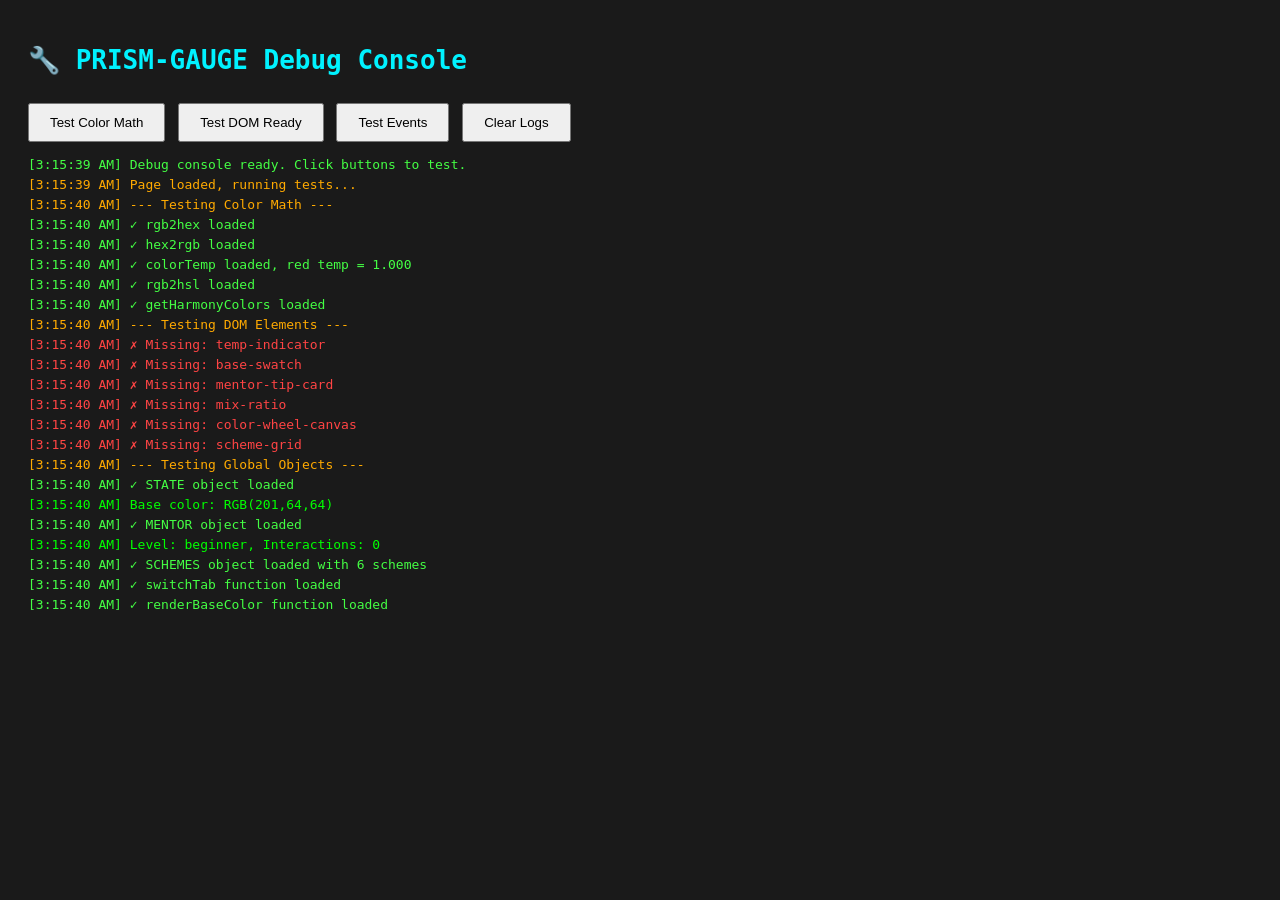
<file: DEBUG.html>
<!DOCTYPE html>
<html>
<head>
  <title>PRISM-GAUGE Debug Console</title>
  <style>
    body { background: #1a1a1a; color: #00ff00; font-family: monospace; padding: 20px; }
    .log { margin: 5px 0; }
    .error { color: #ff4444; }
    .warning { color: #ffaa00; }
    .success { color: #44ff44; }
    .container { max-width: 1200px; }
    h1 { color: #00f2ff; }
    button { padding: 10px 20px; margin: 10px 5px 10px 0; cursor: pointer; }
  </style>
</head>
<body>
<div class="container">
  <h1>🔧 PRISM-GAUGE Debug Console</h1>
  
  <div>
    <button onclick="testColorMath()">Test Color Math</button>
    <button onclick="testDOMReady()">Test DOM Ready</button>
    <button onclick="testEventListeners()">Test Events</button>
    <button onclick="clearLogs()">Clear Logs</button>
  </div>

  <div id="logs"></div>
</div>

<script>
function log(msg, type = 'info') {
  const logsDiv = document.getElementById('logs');
  const logEl = document.createElement('div');
  logEl.className = 'log ' + type;
  logEl.textContent = '[' + new Date().toLocaleTimeString() + '] ' + msg;
  logsDiv.appendChild(logEl);
  console.log(msg);
}

function clearLogs() {
  document.getElementById('logs').innerHTML = '';
  log('Logs cleared', 'success');
}

// Test color math functions
function testColorMath() {
  log('--- Testing Color Math ---', 'warning');
  
  try {
    if (typeof rgb2hex !== 'function') throw new Error('rgb2hex not loaded');
    log('✓ rgb2hex loaded', 'success');
  } catch (e) {
    log('✗ rgb2hex: ' + e.message, 'error');
  }

  try {
    if (typeof hex2rgb !== 'function') throw new Error('hex2rgb not loaded');
    log('✓ hex2rgb loaded', 'success');
  } catch (e) {
    log('✗ hex2rgb: ' + e.message, 'error');
  }

  try {
    if (typeof colorTemp !== 'function') throw new Error('colorTemp not loaded');
    const temp = colorTemp(255, 0, 0); // Pure red
    log('✓ colorTemp loaded, red temp = ' + temp.toFixed(3), 'success');
  } catch (e) {
    log('✗ colorTemp: ' + e.message, 'error');
  }

  try {
    if (typeof rgb2hsl !== 'function') throw new Error('rgb2hsl not loaded');
    log('✓ rgb2hsl loaded', 'success');
  } catch (e) {
    log('✗ rgb2hsl: ' + e.message, 'error');
  }

  try {
    if (typeof getHarmonyColors !== 'function') throw new Error('getHarmonyColors not loaded');
    log('✓ getHarmonyColors loaded', 'success');
  } catch (e) {
    log('✗ getHarmonyColors: ' + e.message, 'error');
  }
}

// Test DOM ready
function testDOMReady() {
  log('--- Testing DOM Elements ---', 'warning');
  
  const elements = [
    'temp-indicator',
    'base-swatch',
    'mentor-tip-card',
    'mix-ratio',
    'color-wheel-canvas',
    'scheme-grid'
  ];

  elements.forEach(id => {
    const el = document.getElementById(id);
    if (el) {
      log('✓ Found: ' + id, 'success');
    } else {
      log('✗ Missing: ' + id, 'error');
    }
  });
}

// Test global objects
function testEventListeners() {
  log('--- Testing Global Objects ---', 'warning');
  
  try {
    if (typeof STATE === 'undefined') throw new Error('STATE not loaded');
    log('✓ STATE object loaded', 'success');
    log('  Base color: RGB(' + STATE.baseColor.r + ',' + STATE.baseColor.g + ',' + STATE.baseColor.b + ')', 'info');
  } catch (e) {
    log('✗ STATE: ' + e.message, 'error');
  }

  try {
    if (typeof MENTOR === 'undefined') throw new Error('MENTOR not loaded');
    log('✓ MENTOR object loaded', 'success');
    log('  Level: ' + MENTOR.level + ', Interactions: ' + MENTOR.interactions, 'info');
  } catch (e) {
    log('✗ MENTOR: ' + e.message, 'error');
  }

  try {
    if (typeof SCHEMES === 'undefined') throw new Error('SCHEMES not loaded');
    log('✓ SCHEMES object loaded with ' + Object.keys(SCHEMES).length + ' schemes', 'success');
  } catch (e) {
    log('✗ SCHEMES: ' + e.message, 'error');
  }

  try {
    if (typeof switchTab !== 'function') throw new Error('switchTab function not loaded');
    log('✓ switchTab function loaded', 'success');
  } catch (e) {
    log('✗ switchTab: ' + e.message, 'error');
  }

  try {
    if (typeof renderBaseColor !== 'function') throw new Error('renderBaseColor function not loaded');
    log('✓ renderBaseColor function loaded', 'success');
  } catch (e) {
    log('✗ renderBaseColor: ' + e.message, 'error');
  }
}

// Auto-test on page load
window.addEventListener('load', function() {
  log('Page loaded, running tests...', 'warning');
  setTimeout(() => {
    testColorMath();
    testDOMReady();
    testEventListeners();
  }, 100);
});

log('Debug console ready. Click buttons to test.', 'success');
</script>

<!-- Load all scripts in order -->
<script src="js/color-math.js"></script>
<script src="js/wheel.js"></script>
<script src="js/mentor.js"></script>
<script src="js/app.js"></script>

</body>
</html>
</file>
<file: css/tokens.css>
:root {
  --bg:#08080f;--surface:#10101a;--surface2:#18182a;--surface3:#20203a;
  --border:rgba(255,255,255,0.07);--border-mid:rgba(255,255,255,0.12);--border-hi:rgba(255,255,255,0.20);
  --cyan:#00f2ff;--gold:#f5c842;--magenta:#ff3ca0;--green:#39ff85;--violet:#a855f7;
  --text:#e8e8f0;--text-mid:#a0a0c0;--muted:#6a6a8a;
  --font-head:'Trebuchet MS','Segoe UI',system-ui,sans-serif;--font-mono:ui-monospace,'Cascadia Mono','Roboto Mono',Menlo,Consolas,monospace;--font-body:system-ui,-apple-system,'Segoe UI',Roboto,'Helvetica Neue',Arial,sans-serif;
  --gap-xs:4px;--gap-sm:8px;--gap-md:12px;--gap-lg:16px;--gap-xl:24px;
  --radius-sm:8px;--radius-md:12px;--radius-lg:16px;--radius-xl:20px;--radius-full:9999px;
  --glow-cyan:0 0 20px rgba(0,242,255,0.35);--glow-gold:0 0 20px rgba(245,200,66,0.35);
  --glow-magenta:0 0 20px rgba(255,60,160,0.35);--glow-green:0 0 20px rgba(57,255,133,0.35);
  --glow-violet:0 0 20px rgba(168,85,247,0.35);
  --ease:cubic-bezier(0.4,0,0.2,1);--transition:0.2s cubic-bezier(0.4,0,0.2,1);
  --z-base:1;--z-ar:2;--z-hud:10;--z-popup:100;--z-toast:200;
}
</file>
<file: css/layout.css>
*,*::before,*::after{box-sizing:border-box;margin:0;padding:0;}
html,body{width:100%;height:100%;overflow:hidden;background:var(--bg);color:var(--text);font-family:var(--font-body);-webkit-font-smoothing:antialiased;}
button{cursor:pointer;border:none;background:none;font:inherit;color:inherit;}
#app{width:100vw;height:100dvh;display:flex;flex-direction:column;position:relative;overflow:hidden;}
#video-bg{position:fixed;inset:0;width:100%;height:100%;object-fit:cover;display:none;z-index:var(--z-ar);}
#canvas-container{position:fixed;inset:0;z-index:var(--z-ar);pointer-events:none;}
#horizon-line{position:fixed;top:50%;left:0;right:0;height:2px;background:var(--cyan);box-shadow:var(--glow-cyan);transform:translateY(-50%);opacity:0;display:none;pointer-events:none;z-index:3;}
#horizon-line.level{background:var(--green);box-shadow:var(--glow-green);}
#hud{position:fixed;inset:0;z-index:var(--z-hud);display:flex;flex-direction:column;justify-content:space-between;pointer-events:none;}
.top-bar{display:flex;align-items:center;justify-content:space-between;padding:var(--gap-md) var(--gap-lg) 0;pointer-events:all;}
.wordmark{font-family:var(--font-head);font-weight:800;font-size:1.15rem;letter-spacing:0.08em;color:var(--text);line-height:1;}
.wordmark span{color:var(--cyan);}
.top-actions{display:flex;gap:var(--gap-sm);}
.status-strip{display:flex;align-items:center;gap:var(--gap-sm);margin:var(--gap-sm) var(--gap-lg) 0;pointer-events:none;}
.status-dot{width:7px;height:7px;border-radius:var(--radius-full);background:var(--muted);}
.status-dot.live{background:var(--green);box-shadow:0 0 8px var(--green);}
.status-dot.frozen{background:var(--gold);box-shadow:0 0 8px var(--gold);}
#mode-indicator{font-family:var(--font-mono);font-size:0.62rem;letter-spacing:0.1em;color:var(--muted);text-transform:uppercase;}
.tab-nav{display:flex;gap:var(--gap-xs);padding:var(--gap-md) var(--gap-lg) 0;overflow-x:auto;scrollbar-width:none;pointer-events:all;}
.tab-nav::-webkit-scrollbar{display:none;}
#main-panel{flex:1;overflow:hidden;padding:0 var(--gap-lg);pointer-events:all;display:flex;flex-direction:column;min-height:0;}
.tab-panel{display:none;flex:1;overflow-y:auto;padding:var(--gap-md) 0 var(--gap-sm);scrollbar-width:thin;animation:fadeUp 0.25s var(--ease);}
.tab-panel.active{display:flex;flex-direction:column;gap:var(--gap-md);}
.tab-panel::-webkit-scrollbar{width:3px;}
.tab-panel::-webkit-scrollbar-thumb{background:var(--border);border-radius:2px;}
@keyframes fadeUp{from{opacity:0;transform:translateY(6px);}to{opacity:1;transform:translateY(0);}}
.bottom-nav{padding:var(--gap-sm) var(--gap-lg) var(--gap-lg);display:flex;gap:var(--gap-xs);pointer-events:all;}
</file>
<file: css/components.css>
.icon-btn{width:38px;height:38px;border-radius:var(--radius-sm);background:rgba(255,255,255,0.06);border:1px solid var(--border);display:flex;align-items:center;justify-content:center;font-size:1rem;color:var(--muted);cursor:pointer;transition:background 0.2s;vertical-align:middle;}
.icon-btn:active{background:rgba(255,255,255,0.12);}
.icon-btn.on{border-color:var(--cyan);color:var(--cyan);}
.tab-btn{flex-shrink:0;padding:7px 14px;border-radius:var(--radius-sm);font-family:var(--font-mono);font-size:0.65rem;letter-spacing:0.08em;text-transform:uppercase;color:var(--muted);border:1px solid rgba(255,255,255,0.1);background:transparent;cursor:pointer;transition:all 0.2s;}
.tab-btn:active{background:rgba(255,255,255,0.06);}
.tab-btn.active{color:var(--text);background:rgba(255,255,255,0.06);border-color:var(--border);}
.tab-btn[data-tab="color"].active{color:var(--magenta);border-color:var(--magenta);}
.tab-btn[data-tab="wheel"].active{color:var(--gold);border-color:var(--gold);}
.tab-btn[data-tab="mixer"].active{color:var(--green);border-color:var(--green);}
.tab-btn[data-tab="grid"].active{color:var(--cyan);border-color:var(--cyan);}
.nav-btn{flex:1;padding:11px 4px;background:rgba(255,255,255,0.04);border:1px solid var(--border);border-radius:var(--radius-sm);font-family:var(--font-mono);font-size:0.55rem;letter-spacing:0.06em;text-transform:uppercase;color:var(--muted);cursor:pointer;transition:all 0.2s;display:flex;flex-direction:column;align-items:center;gap:2px;}
.nav-btn .nav-icon{font-size:1.1rem;}
.nav-btn.active{color:var(--text);border-color:rgba(255,255,255,0.2);background:rgba(255,255,255,0.08);}
.nav-btn[data-tab="color"].active{color:var(--magenta);border-color:var(--magenta);background:rgba(255,60,160,0.06);}
.nav-btn[data-tab="wheel"].active{color:var(--gold);border-color:var(--gold);background:rgba(245,200,66,0.06);}
.nav-btn[data-tab="mixer"].active{color:var(--green);border-color:var(--green);background:rgba(57,255,133,0.06);}
.nav-btn[data-tab="grid"].active{color:var(--cyan);border-color:var(--cyan);background:rgba(0,242,255,0.06);}
.card{background:var(--surface);border:1px solid var(--border);border-radius:var(--radius-md);padding:14px;}
.card-title{font-family:var(--font-mono);font-size:0.6rem;letter-spacing:0.12em;text-transform:uppercase;color:var(--muted);margin-bottom:10px;}
.theory-card{background:var(--surface2);border-left:3px solid var(--magenta);border-radius:0 var(--radius-sm) var(--radius-sm) 0;padding:var(--gap-md);}
.theory-card p{font-size:0.82rem;line-height:1.6;color:var(--text);}
.theory-card strong{color:var(--magenta);}
.theory-card em{color:var(--gold);font-style:normal;}
input[type="range"]{width:100%;-webkit-appearance:none;height:6px;border-radius:3px;background:var(--surface2);outline:none;}
input[type="range"]::-webkit-slider-thumb{-webkit-appearance:none;width:18px;height:18px;border-radius:var(--radius-full);background:var(--text);border:2px solid var(--surface);box-shadow:var(--glow);cursor:pointer;}
input[type="range"]::-moz-range-thumb{width:18px;height:18px;border-radius:var(--radius-full);background:var(--text);border:2px solid var(--surface);box-shadow:var(--glow);cursor:pointer;}
#color-picker-popup{position:fixed;inset:0;background:rgba(0,0,0,0.7);z-index:var(--z-popup);display:none;align-items:flex-end;backdrop-filter:blur(4px);}
#color-picker-popup.open{display:flex;}
.picker-sheet{width:100%;background:var(--surface);border-top:1px solid var(--border);border-radius:var(--radius-xl) var(--radius-xl) 0 0;padding:var(--gap-xl);}
.picker-sheet h3{font-family:var(--font-head);font-size:0.9rem;margin-bottom:var(--gap-md);}
.native-picker-wrap{display:flex;gap:var(--gap-md);align-items:center;}
input[type="color"]{width:60px;height:60px;border:none;border-radius:var(--radius-sm);background:none;cursor:pointer;padding:0;}
.picker-hex-display{font-family:var(--font-mono);font-size:1.3rem;font-weight:700;}
.picker-close{width:100%;margin-top:var(--gap-md);padding:var(--gap-md);background:var(--surface2);border-radius:var(--radius-sm);font-family:var(--font-mono);font-size:0.7rem;text-transform:uppercase;letter-spacing:0.1em;cursor:pointer;transition:all 0.2s;border:1px solid transparent;}
.picker-close:active{background:var(--surface3);}
#toast{position:fixed;bottom:90px;left:50%;transform:translateX(-50%);background:var(--surface);border:1px solid var(--border-mid);border-radius:var(--radius-full);padding:8px 18px;font-family:var(--font-mono);font-size:0.65rem;text-transform:uppercase;opacity:0;transition:opacity 0.3s;pointer-events:none;z-index:var(--z-toast);}
#toast.show{opacity:1;}
.freeze-btn{width:100%;padding:14px;background:rgba(245,200,66,0.08);border:1px solid var(--gold);border-radius:var(--radius-sm);font-family:var(--font-head);font-size:0.85rem;font-weight:700;letter-spacing:0.05em;text-transform:uppercase;color:var(--gold);cursor:pointer;transition:all 0.3s;}
.freeze-btn:active{background:var(--gold);color:var(--bg);box-shadow:var(--glow-gold);}
.grid-tools-row{display:grid;grid-template-columns:1fr 1fr;gap:var(--gap-sm);}
.grid-tool-btn{padding:12px 8px;background:var(--surface2);border:1px solid var(--border);border-radius:var(--radius-sm);text-align:center;font-family:var(--font-mono);font-size:0.6rem;letter-spacing:0.08em;text-transform:uppercase;color:var(--muted);cursor:pointer;transition:all 0.2s;}
.grid-tool-btn:active{background:var(--surface3);}
.grid-tool-btn.active{border-color:var(--cyan);color:var(--cyan);background:rgba(0,242,255,0.05);}
.grid-tool-btn .icon{font-size:1.4rem;display:block;margin-bottom:4px;}
.slider-row{display:flex;flex-direction:column;gap:var(--gap-md);}
.slider-item label{font-family:var(--font-mono);font-size:0.6rem;color:var(--muted);display:flex;justify-content:space-between;margin-bottom:4px;}
.color-info-row{display:flex;align-items:center;gap:10px;margin-top:12px;}
.color-swatch-big{width:48px;height:48px;border-radius:10px;border:2px solid var(--border);flex-shrink:0;cursor:pointer;}
.color-hex{font-family:var(--font-mono);font-size:1rem;font-weight:700;letter-spacing:0.05em;}
.color-rgb{font-family:var(--font-mono);font-size:0.65rem;color:var(--muted);margin-top:2px;}
.color-values{flex:1;}
.scheme-grid{display:grid;grid-template-columns:repeat(2,1fr);gap:8px;}
.scheme-card{background:var(--surface2);border:1px solid var(--border);border-radius:10px;padding:10px;cursor:pointer;transition:border-color 0.2s,transform 0.15s;}
.scheme-card:active{transform:scale(0.97);}
.scheme-card.active{border-color:var(--magenta);}
.scheme-name{font-family:var(--font-mono);font-size:0.58rem;color:var(--muted);text-transform:uppercase;letter-spacing:0.1em;margin-bottom:6px;}
.scheme-swatches{display:flex;gap:4px;}
.swatch{flex:1;height:28px;border-radius:6px;}
.palette-strip{display:flex;gap:6px;}
.palette-chip{flex:1;height:40px;border-radius:8px;cursor:pointer;border:2px solid transparent;transition:border-color 0.2s,transform 0.15s;}
.palette-chip:active{transform:scale(0.94);}
.palette-chip.selected{border-color:white;}
.mixer-targets{display:flex;gap:8px;align-items:center;}
.mix-input{flex:1;height:54px;border-radius:10px;border:2px solid var(--border);cursor:pointer;position:relative;overflow:hidden;}
.mix-input label{position:absolute;bottom:4px;left:6px;font-family:var(--font-mono);font-size:0.52rem;color:rgba(255,255,255,0.5);pointer-events:none;}
.mix-plus{font-size:1.2rem;color:var(--muted);}
.mix-result{display:flex;gap:8px;align-items:center;margin-top:8px;}
.mix-result-swatch{height:44px;flex:1;border-radius:10px;border:1px solid var(--border);}
.mix-result-info{font-family:var(--font-mono);font-size:0.7rem;}
.ratio-slider-wrap{margin-top:10px;}
.ratio-label{font-family:var(--font-mono);font-size:0.6rem;color:var(--muted);margin-bottom:6px;display:flex;justify-content:space-between;}

#saved-list{display:flex;flex-direction:column;gap:8px;}

/* ── TEMPERATURE GAUGE ──────────────────────────────────────────── */
.temp-bar-wrap{margin-top:8px;}

.temp-bar{
  position:relative;
  height:14px;
  border-radius:999px;
  overflow:visible;
  background:linear-gradient(90deg,#3b82f6 0%,#e5e7eb 50%,#ef4444 100%);
  margin:8px 0;
}

#temp-indicator{
  position:absolute;
  top:50%;
  width:16px;
  height:16px;
  border-radius:999px;
  background:white;
  border:3px solid #08080f;
  box-shadow:0 0 8px rgba(0,0,0,0.6);
  pointer-events:none;
  transition:left 0.3s ease-out;
  transform:translate(-50%,-50%);
  display:block !important;
  z-index:10;
}

.temp-labels{
  display:flex;
  justify-content:space-between;
  font-family:var(--font-mono);
  font-size:0.58rem;
  color:#6a6a8a;
}
</file>
<file: css/practice.css>
/* Practice tab styles — scoped to #tab-practice so existing prism-gauge1 styles are untouched.
   Variables (--bg, --border, --gold, --cyan, --green, --magenta, --text, --muted,
   --surface2, --font-mono) come from prism-gauge1 css/tokens.css, unchanged. */
.tab-btn[data-tab="practice"].active {
color: var(--gold); border-color: var(--gold);
}.nav-btn[data-tab="practice"].active {
color: var(--gold); border-color: var(--gold); background: rgba(245,200,66,0.06);
}#tab-practice .prac-controls {
display: flex; flex-direction: column; gap: 12px;
}#tab-practice .prac-help {
border: 1px solid var(--border); border-radius: 10px; padding: 12px 14px;
  background: rgba(245,200,66,0.06);
}#tab-practice .prac-help summary {
cursor: pointer; font-family: var(--font-mono); font-size: 0.75rem;
  color: var(--gold); text-transform: uppercase; letter-spacing: 0.08em; min-height: 44px;
  display: flex; align-items: center;
}#tab-practice .prac-help ol {
margin: 10px 0 0 18px; display: flex; flex-direction: column; gap: 8px;
  font-size: 0.9rem; line-height: 1.5; color: var(--text);
}#tab-practice .prac-help ol b { color: var(--gold); }#tab-practice .prac-row {
display: flex; flex-wrap: wrap; gap: 8px; align-items: center;
}#tab-practice .prac-btn, #tab-practice .prac-size-btn, #tab-practice .prac-orient-btn {
min-height: 44px; padding: 10px 14px; border-radius: 10px;
  border: 1px solid var(--border); background: rgba(255,255,255,0.05);
  color: var(--text); font-family: var(--font-mono); font-size: 0.65rem;
  text-transform: uppercase; letter-spacing: 0.08em; cursor: pointer;
}#tab-practice .prac-btn.active, #tab-practice .prac-size-btn.active, #tab-practice .prac-orient-btn.active {
border-color: var(--gold); color: var(--gold); background: rgba(245,200,66,0.08);
}#tab-practice .prac-btn.locked {
border-color: var(--magenta); color: var(--magenta);
}#tab-practice .prac-file {
min-height: 44px; font-family: var(--font-mono); font-size: 0.65rem; color: var(--text); max-width: 100%;
}#tab-practice .prac-select {
min-height: 44px; background: var(--surface2); color: var(--text);
  border: 1px solid var(--border); border-radius: 10px; padding: 8px 10px;
  font-family: var(--font-mono); font-size: 0.7rem;
}#tab-practice .prac-slider {
width: 100%; min-height: 44px; accent-color: var(--gold);
}#tab-practice .prac-escape {
position: sticky; top: 0; z-index: 30; display: flex; flex-wrap: wrap; gap: 8px;
  align-items: center; padding: 10px 12px; margin: -4px 0 4px;
  background: rgba(0,0,0,0.92); border: 1px solid var(--gold); border-radius: 10px;
}
#tab-practice .prac-escape .prac-btn { min-height: 44px; }
#tab-practice .prac-escape-label {
font-family: var(--font-mono); font-size: 0.6rem; color: var(--gold);
  text-transform: uppercase; letter-spacing: 0.08em; width: 100%;
}
#tab-practice .prac-frame {
position: relative; width: 65%; margin: 0 auto; background: #05050a;
  border: 1px solid var(--border); border-radius: 12px; overflow: visible;
  /* pan-y on frame AND canvases: a finger on the photo scrolls the panel
     up/down to the controls. Only handles and the sketch canvas (in Sketch
     mode) keep touch-action: none. */
  touch-action: pan-y; max-width: 100%;
}
#tab-practice .prac-frame canvas { touch-action: pan-y; }
#tab-practice.prac-tool-sketch #prac-sketch-canvas { touch-action: none; }
#tab-practice.prac-tool-move #prac-sketch-canvas {
pointer-events: none;
}
#tab-practice .prac-quickbar {
display: flex; flex-wrap: wrap; gap: 8px; align-items: center; margin-top: 12px;
}
#tab-practice .prac-quickbar .prac-btn.active {
border-color: var(--gold); color: var(--gold); background: rgba(245,200,66,0.08);
}#tab-practice .prac-frame canvas {
position: absolute; inset: 0; width: 100%; height: 100%; display: block;
}#tab-practice #prac-sketch-canvas {
touch-action: none;
}#tab-practice .prac-handle {
position: absolute; width: 44px; height: 44px; border-radius: 50%;
  background: var(--gold); border: 3px solid #fff; transform: translate(-50%,-50%);
  cursor: grab; z-index: 5; touch-action: none; box-shadow: 0 0 12px rgba(0,0,0,0.6);
}#tab-practice .prac-handle.vp {
background: var(--cyan);
}#tab-practice .prac-handle.horizon {
background: var(--green); border-radius: 8px; width: 34px; height: 22px;
}#tab-practice .prac-handle-label {
position: absolute; transform: translate(-50%,-140%); font-family: var(--font-mono);
  font-size: 0.6rem; color: #fff; background: rgba(0,0,0,0.65); padding: 2px 6px; border-radius: 6px; white-space: nowrap;
}#tab-practice .prac-zen-exit {
display: none;
}#tab-practice .prac-zen-mode .prac-controls {
display: none;
}#tab-practice .prac-zen-mode .prac-zen-exit {
display: block; position: sticky; top: 0; z-index: 10; width: 100%;
  min-height: 48px; border-radius: 10px; border: 1px solid var(--gold);
  background: rgba(0,0,0,0.85); color: var(--gold);
  font-family: var(--font-mono); font-size: 0.7rem; text-transform: uppercase; letter-spacing: 0.1em;
}#tab-practice .prac-note {
font-family: var(--font-mono); font-size: 0.6rem; color: var(--muted); line-height: 1.6;
}#tab-practice .prac-status {
font-family: var(--font-mono); font-size: 0.65rem; color: var(--gold); min-height: 1.2em;
}
</file>
<file: css/learn.css>
/* Learn tab styles — scoped to #tab-learn so existing prism-gauge1 styles are untouched.
   Variables come from css/tokens.css, unchanged. */
.tab-btn[data-tab="learn"].active {
  color: var(--gold); border-color: var(--gold);
}
.nav-btn[data-tab="learn"].active {
  color: var(--gold); border-color: var(--gold); background: rgba(245,200,66,0.06);
}
#tab-learn .learn-progress {
  border: 1px solid var(--border); border-radius: 10px; padding: 12px 14px;
  background: rgba(245,200,66,0.06); font-family: var(--font-mono);
  font-size: 0.75rem; color: var(--gold); text-transform: uppercase; letter-spacing: 0.08em;
}
#tab-learn .learn-card {
  border: 1px solid var(--border); border-radius: 12px; padding: 14px;
  background: rgba(255,255,255,0.03); display: flex; flex-direction: column; gap: 10px;
}
#tab-learn .learn-card.done {
  border-color: var(--green);
}
#tab-learn .learn-card h3 {
  font-family: var(--font-head); font-size: 1rem; color: var(--text); margin: 0;
}
#tab-learn .learn-card p, #tab-learn .learn-card li {
  font-size: 0.92rem; line-height: 1.55; color: var(--text);
}
#tab-learn .learn-card ul, #tab-learn .learn-card ol {
  margin: 0 0 0 18px; display: flex; flex-direction: column; gap: 8px;
}
#tab-learn .learn-swatch-row {
  display: flex; gap: 8px; flex-wrap: wrap; align-items: stretch;
}
#tab-learn .learn-swatch {
  flex: 1 1 80px; min-height: 64px; border-radius: 10px; border: 1px solid var(--border);
  display: flex; flex-direction: column; align-items: center; justify-content: flex-end;
  padding: 6px; font-family: var(--font-mono); font-size: 0.6rem; color: #fff;
  text-shadow: 0 1px 2px rgba(0,0,0,0.8); text-align: center;
}
#tab-learn .learn-slider {
  width: 100%; min-height: 44px; accent-color: var(--gold);
}
#tab-learn .learn-color {
  width: 100%; min-height: 44px; border: 1px solid var(--border); border-radius: 10px;
  background: var(--surface2); padding: 4px; cursor: pointer;
}
#tab-learn .learn-btn {
  min-height: 44px; padding: 10px 14px; border-radius: 10px;
  border: 1px solid var(--border); background: rgba(255,255,255,0.05);
  color: var(--text); font-family: var(--font-mono); font-size: 0.65rem;
  text-transform: uppercase; letter-spacing: 0.08em; cursor: pointer; align-self: flex-start;
}
#tab-learn .learn-btn.done {
  border-color: var(--green); color: var(--green);
}
#tab-learn .learn-why {
  font-family: var(--font-mono); font-size: 0.65rem; line-height: 1.6; color: var(--muted);
}
#tab-learn .learn-example {
  border: 1px solid var(--border-mid); border-radius: 10px; padding: 10px; display: flex; flex-direction: column; gap: 8px;
}
#tab-learn .learn-example b { color: var(--gold); }
.learn-why-note {
  font-family: var(--font-mono); font-size: 0.65rem; line-height: 1.6; color: var(--muted); margin-top: 8px;
}
</file>
<file: css/palette.css>
/* ── PRISM-GAUGE — palette.css ─────────────────────────────
   Styles for the v9 additions: Palette Studio (F2), photo
   extraction (F1), Color Codes (F3), gallery export buttons (F4).
   Same tokens as the rest of the app; system fonts only. */

/* Palette Studio */
.pg-studio-slots {
  display: grid;
  grid-template-columns: repeat(auto-fill, minmax(96px, 1fr));
  gap: 8px;
  margin-top: 10px;
}
.pg-slot {
  display: flex;
  flex-direction: column;
  gap: 6px;
}
.pg-slot-swatch {
  height: 56px;
  border: none;
  border-radius: var(--radius-sm);
  cursor: pointer;
  display: flex;
  align-items: flex-end;
  padding: 6px;
  font-family: var(--font-mono);
  font-size: 0.62rem;
  font-weight: 700;
  letter-spacing: 0.04em;
}
.pg-slot-swatch:active { transform: scale(0.97); }
.pg-slot-change {
  display: flex;
  align-items: center;
  justify-content: space-between;
  font-family: var(--font-mono);
  font-size: 0.55rem;
  text-transform: uppercase;
  letter-spacing: 0.08em;
  color: var(--muted);
  cursor: pointer;
}
.pg-slot-change input[type="color"] {
  width: 34px;
  height: 26px;
  padding: 0;
  border: 1px solid var(--border-mid);
  border-radius: 6px;
  background: var(--surface2);
  cursor: pointer;
}
.pg-slot-lock {
  font-family: var(--font-mono);
  font-size: 0.55rem;
  text-transform: uppercase;
  letter-spacing: 0.08em;
  color: var(--muted);
  background: transparent;
  border: 1px solid var(--border);
  border-radius: 6px;
  padding: 5px 4px;
  cursor: pointer;
}
.pg-slot-lock.locked {
  color: var(--gold);
  border-color: rgba(245, 200, 66, 0.4);
}
.pg-harmony-btn.active {
  border-color: var(--cyan);
  color: var(--cyan);
  background: rgba(0, 242, 255, 0.08);
}

/* Photo extraction */
.pg-extract-preview img {
  width: 100%;
  max-height: 220px;
  object-fit: cover;
  border-radius: var(--radius-sm);
  margin: 10px 0;
  display: block;
}
.pg-extract-swatches {
  display: flex;
  gap: 6px;
  margin-bottom: 10px;
}
.pg-extract-swatch {
  flex: 1;
  height: 44px;
  border: none;
  border-radius: var(--radius-sm);
  cursor: pointer;
}
.pg-extract-swatch:active { transform: scale(0.96); }

/* Color codes */
.pg-codes-row {
  display: flex;
  align-items: center;
  gap: 10px;
  margin-bottom: 10px;
}
.pg-codes-swatch {
  width: 44px;
  height: 44px;
  border-radius: var(--radius-sm);
  background: #c94040;
  flex-shrink: 0;
}
.pg-codes-name {
  font-family: var(--font-mono);
  font-size: 0.6rem;
  text-transform: uppercase;
  letter-spacing: 0.1em;
  color: var(--muted);
}
.pg-code-line {
  display: flex;
  justify-content: space-between;
  align-items: center;
  width: 100%;
  background: var(--surface2);
  border: 1px solid var(--border);
  border-radius: var(--radius-sm);
  padding: 10px 12px;
  margin-bottom: 6px;
  cursor: pointer;
  font-family: var(--font-mono);
  font-size: 0.68rem;
  color: var(--text);
  text-align: left;
}
.pg-code-line:active { background: var(--surface3); }
.pg-code-line span:first-child {
  color: var(--muted);
  font-size: 0.58rem;
  letter-spacing: 0.12em;
}
.pg-code-line span:last-child { font-weight: 700; }

/* Gallery mini buttons */
.pg-mini-btn {
  font-family: var(--font-mono);
  font-size: 0.55rem;
  text-transform: uppercase;
  letter-spacing: 0.08em;
  color: var(--cyan);
  background: rgba(0, 242, 255, 0.06);
  border: 1px solid rgba(0, 242, 255, 0.3);
  border-radius: 6px;
  padding: 5px 8px;
  cursor: pointer;
}
.pg-mini-btn:active { background: rgba(0, 242, 255, 0.14); }
</file>
